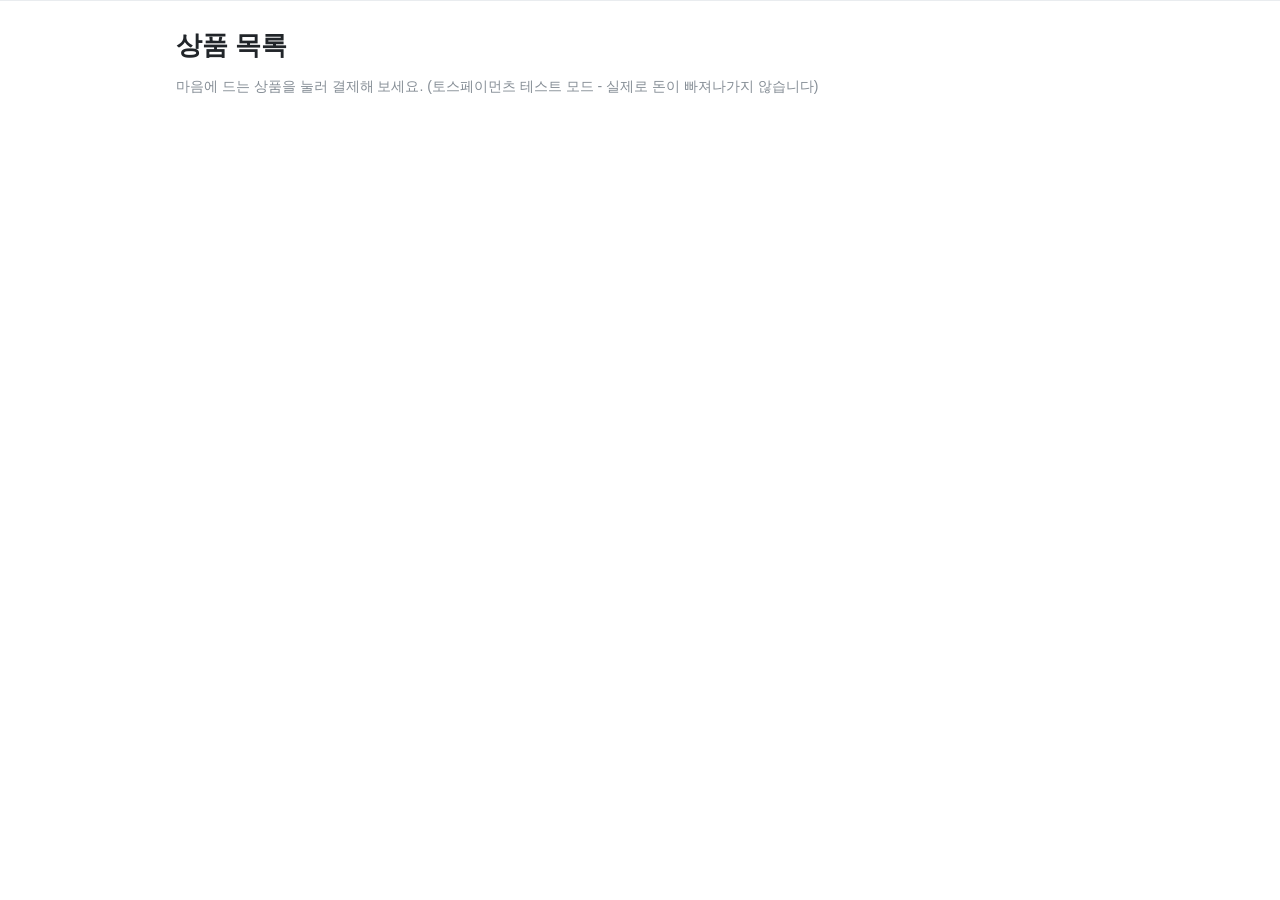
<file: index.html>
<!DOCTYPE html>
<html lang="ko">
<head>
  <meta charset="UTF-8">
  <meta name="viewport" content="width=device-width, initial-scale=1">
  <title>굿즈샵</title>
  <link rel="stylesheet" href="css/style.css">
</head>
<body>
  <header id="header"></header>

  <main>
    <h1 class="page-title">상품 목록</h1>
    <p class="section-desc">마음에 드는 상품을 눌러 결제해 보세요. (토스페이먼츠 테스트 모드 - 실제로 돈이 빠져나가지 않습니다)</p>
    <div class="product-grid" id="grid"></div>
  </main>

  <script type="module">
    import { renderHeader, IMG_FALLBACK, escapeHtml } from './js/common.js';
    import { PRODUCTS, formatPrice } from './js/products.js';

    renderHeader('index.html');

    document.getElementById('grid').innerHTML = PRODUCTS.map((p) => `
      <a class="product-card" href="product.html?id=${p.id}">
        <img class="thumb" src="${p.image}" alt="${escapeHtml(p.name)}" loading="lazy" onerror="${IMG_FALLBACK}">
        <p class="name">${escapeHtml(p.name)}</p>
        <p class="price">${formatPrice(p.price)}</p>
      </a>
    `).join('');
  </script>
</body>
</html>
</file>
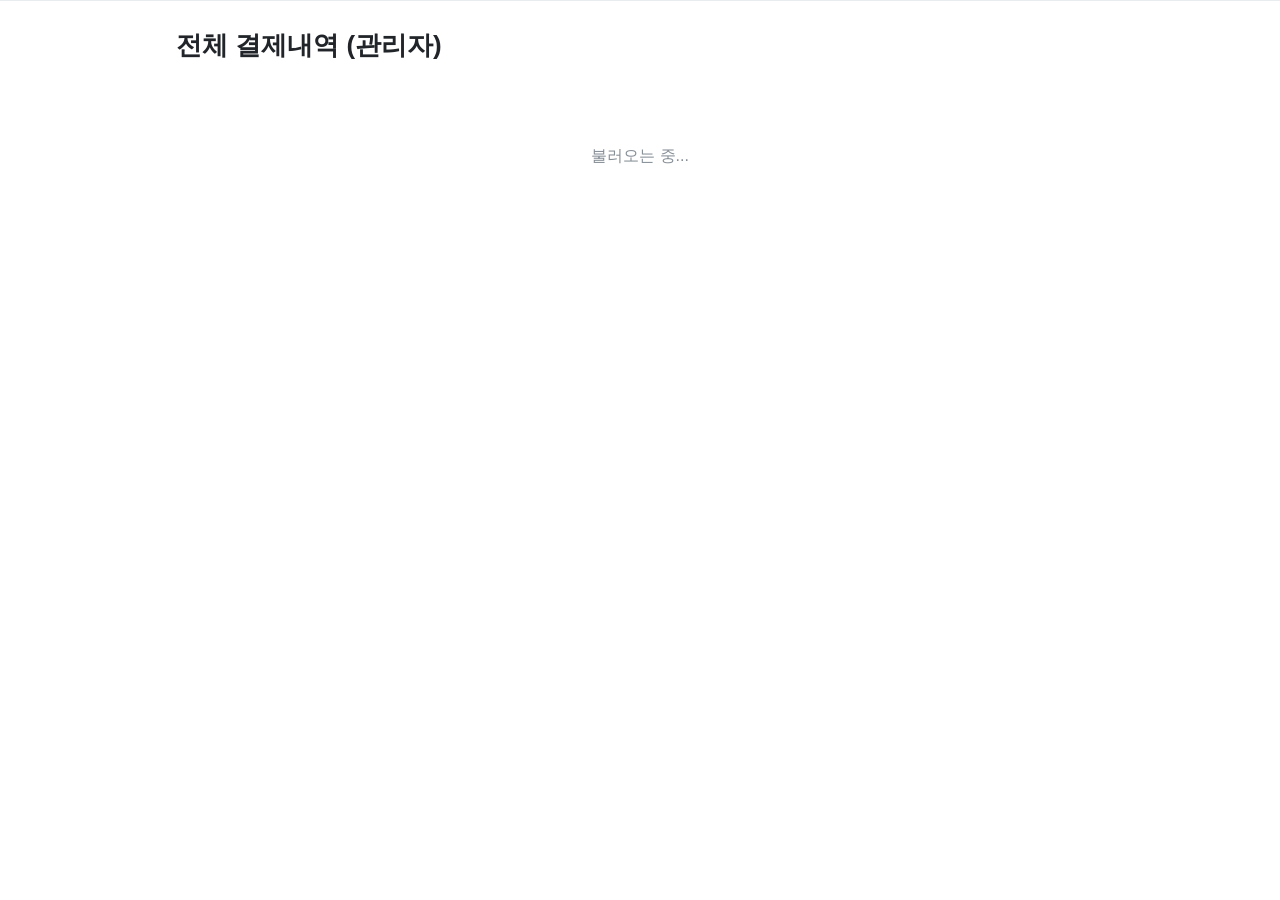
<file: admin.html>
<!DOCTYPE html>
<html lang="ko">
<head>
  <meta charset="UTF-8">
  <meta name="viewport" content="width=device-width, initial-scale=1">
  <title>관리자 - 전체 결제내역</title>
  <link rel="stylesheet" href="css/style.css">
</head>
<body>
  <header id="header"></header>

  <main>
    <h1 class="page-title">전체 결제내역 (관리자)</h1>
    <div id="content"><p class="empty">불러오는 중...</p></div>
  </main>

  <script type="module">
    import { supabase, renderHeader, requireLogin, isAdmin, ADMIN_EMAIL, escapeHtml, formatDate } from './js/common.js';
    import { formatPrice } from './js/products.js';

    renderHeader('admin.html');

    const content = document.getElementById('content');

    (async () => {
      const user = await requireLogin();
      if (!user) return;

      // 관리자가 아니면 여기서 막습니다.
      // (화면뿐 아니라 데이터베이스 규칙(RLS)에서도 막고 있어서 우회할 수 없습니다.)
      if (!isAdmin(user)) {
        content.innerHTML = `
          <div class="empty">
            <p>권한이 없습니다.</p>
            <p class="section-desc">${escapeHtml(ADMIN_EMAIL)} 계정으로 로그인해야 볼 수 있습니다.</p>
            <div class="stack"><a class="btn btn-line" href="index.html">상품 목록으로</a></div>
          </div>`;
        return;
      }

      const { data, error } = await supabase
        .from('payments')
        .select('order_id, user_email, product_name, amount, status, created_at')
        .order('created_at', { ascending: false });

      if (error) {
        content.innerHTML = `<p class="msg error">결제내역을 불러오지 못했습니다: ${escapeHtml(error.message)}</p>`;
        return;
      }

      const total = data.reduce((sum, o) => sum + o.amount, 0);
      const buyers = new Set(data.map((o) => o.user_email)).size;

      const summary = `
        <div class="summary">
          <div><p class="k">결제 건수</p><p class="v">${data.length}건</p></div>
          <div><p class="k">총 결제금액</p><p class="v">${formatPrice(total)}</p></div>
          <div><p class="k">구매한 사람</p><p class="v">${buyers}명</p></div>
        </div>`;

      if (!data.length) {
        content.innerHTML = summary + '<div class="empty"><p>아직 결제 내역이 없어요.</p></div>';
        return;
      }

      content.innerHTML = summary + '<div class="order-list">' + data.map((o) => `
        <div class="order-card">
          <div class="top">
            <span class="pname">${escapeHtml(o.product_name)}</span>
            <span class="amount">${formatPrice(o.amount)}</span>
          </div>
          <p class="buyer">${escapeHtml(o.user_email)}</p>
          <p class="meta">${formatDate(o.created_at)} · 주문번호 ${escapeHtml(o.order_id)}</p>
        </div>
      `).join('') + '</div>';
    })();
  </script>
</body>
</html>
</file>
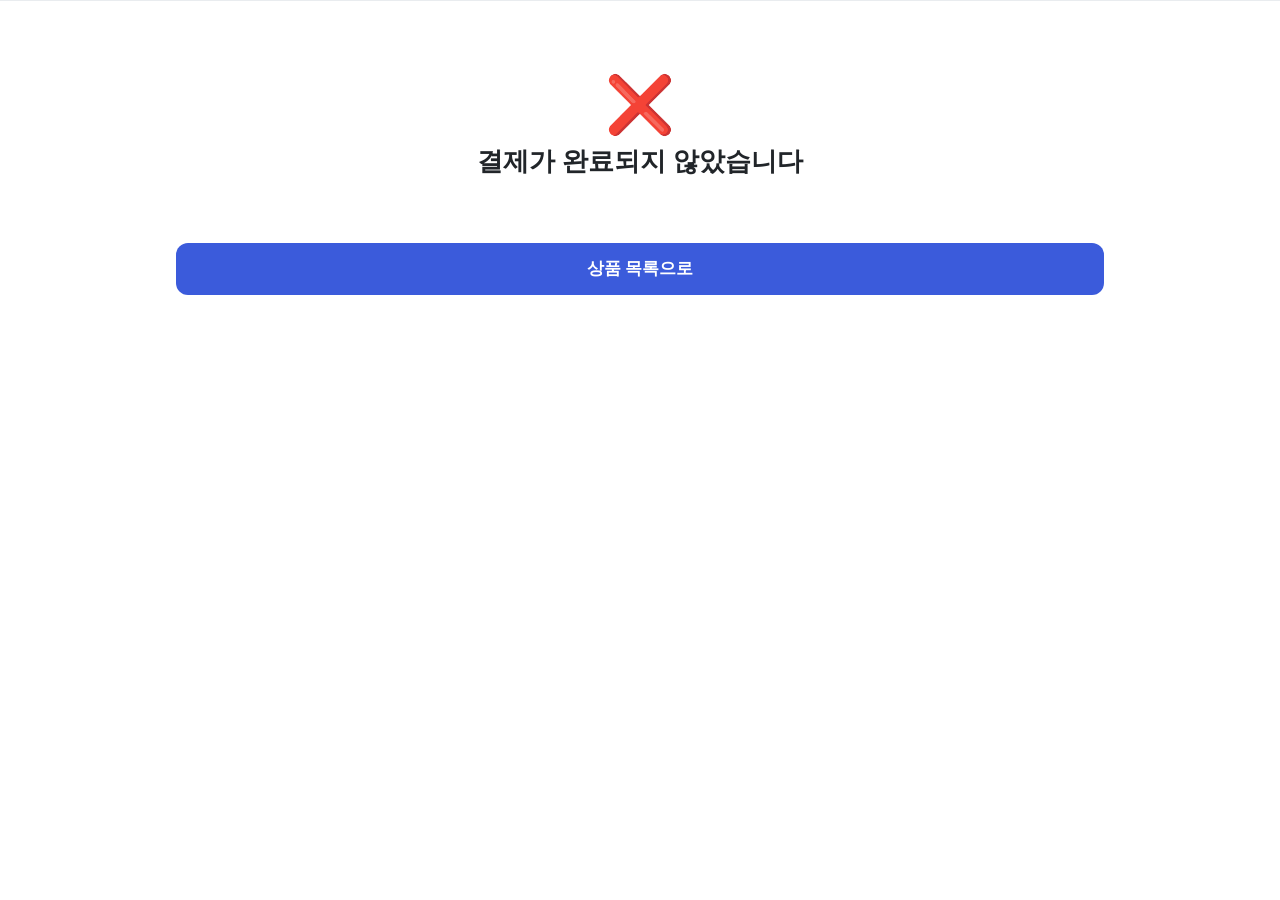
<file: fail.html>
<!DOCTYPE html>
<html lang="ko">
<head>
  <meta charset="UTF-8">
  <meta name="viewport" content="width=device-width, initial-scale=1">
  <title>결제 실패 - 굿즈샵</title>
  <link rel="stylesheet" href="css/style.css">
</head>
<body>
  <header id="header"></header>

  <main>
    <div class="center">
      <p class="result-icon">❌</p>
      <h1 class="page-title">결제가 완료되지 않았습니다</h1>
      <p class="msg error" id="reason"></p>
      <div class="stack">
        <a class="btn" href="index.html">상품 목록으로</a>
      </div>
    </div>
  </main>

  <script type="module">
    import { renderHeader } from './js/common.js';

    renderHeader();

    const q = new URLSearchParams(location.search);
    const code = q.get('code');
    const message = q.get('message');

    // 자주 나오는 실패 코드는 쉬운 말로 바꿔 보여줍니다.
    const KNOWN = {
      PAY_PROCESS_CANCELED: '결제를 취소하셨습니다.',
      PAY_PROCESS_ABORTED: '결제 진행 중 문제가 생겨 중단되었습니다.',
      REJECT_CARD_COMPANY: '카드사에서 결제를 거절했습니다.',
      USER_CANCEL: '결제를 취소하셨습니다.',
    };

    document.getElementById('reason').textContent =
      KNOWN[code] || message || '알 수 없는 이유로 결제가 중단되었습니다.';
  </script>
</body>
</html>
</file>
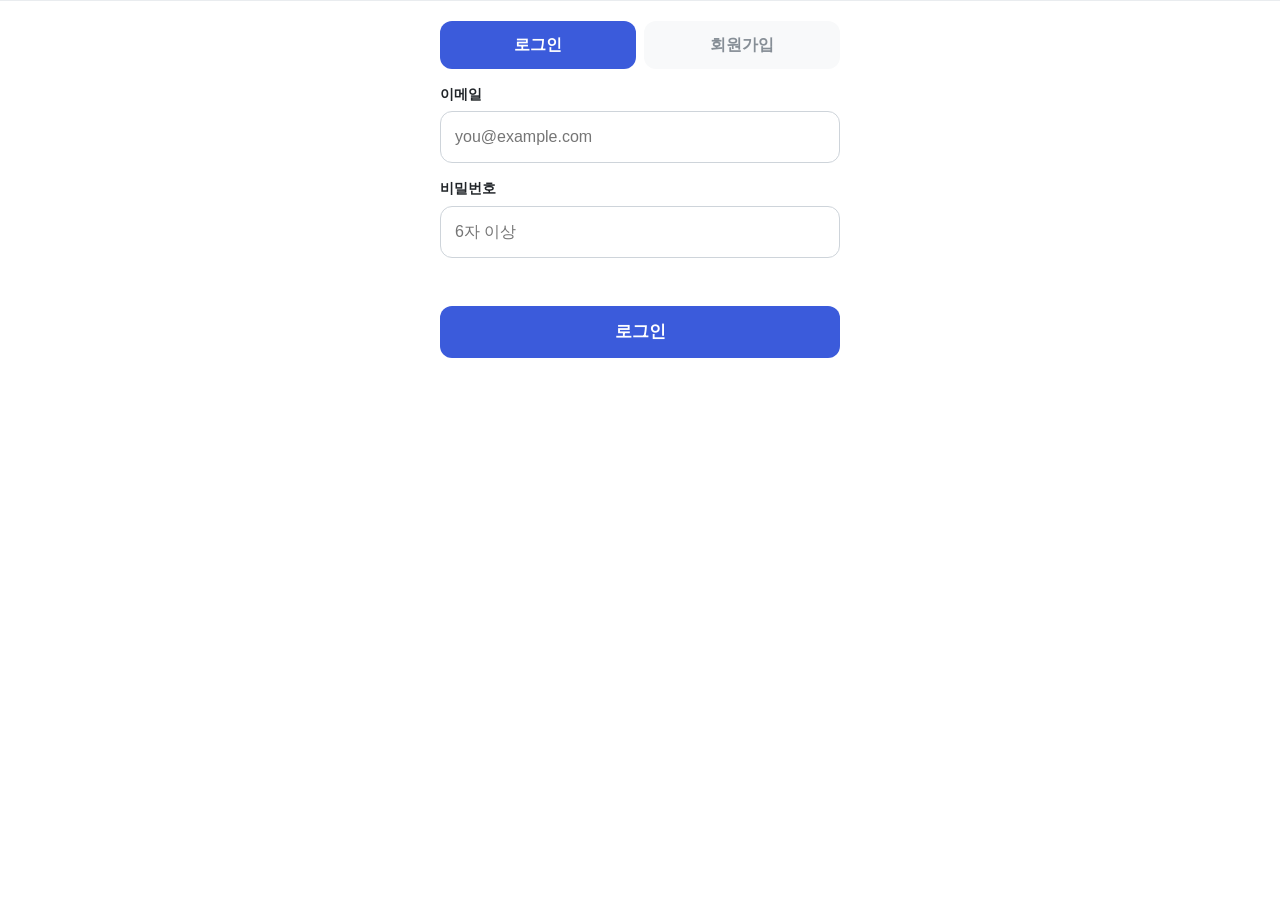
<file: login.html>
<!DOCTYPE html>
<html lang="ko">
<head>
  <meta charset="UTF-8">
  <meta name="viewport" content="width=device-width, initial-scale=1">
  <title>로그인 / 회원가입 - 굿즈샵</title>
  <link rel="stylesheet" href="css/style.css">
</head>
<body>
  <header id="header"></header>

  <main>
    <div class="auth-box">
      <div class="tabs">
        <button class="tab is-active" id="tab-login" type="button">로그인</button>
        <button class="tab" id="tab-signup" type="button">회원가입</button>
      </div>

      <form id="form">
        <label for="email">이메일</label>
        <input id="email" type="email" autocomplete="email" placeholder="you@example.com" required>

        <label for="password">비밀번호</label>
        <input id="password" type="password" autocomplete="current-password" placeholder="6자 이상" required minlength="6">

        <p class="msg" id="msg"></p>

        <button class="btn" id="submit" type="submit">로그인</button>
      </form>
    </div>
  </main>

  <script type="module">
    import { supabase, renderHeader, getUser } from './js/common.js';

    renderHeader('login.html');

    // 이미 로그인한 상태면 상품 목록으로 보냄
    getUser().then((user) => { if (user) location.replace('index.html'); });

    let mode = 'login'; // 'login' 또는 'signup'
    const tabLogin = document.getElementById('tab-login');
    const tabSignup = document.getElementById('tab-signup');
    const submit = document.getElementById('submit');
    const msg = document.getElementById('msg');
    const pw = document.getElementById('password');

    function setMode(next) {
      mode = next;
      tabLogin.classList.toggle('is-active', mode === 'login');
      tabSignup.classList.toggle('is-active', mode === 'signup');
      submit.textContent = mode === 'login' ? '로그인' : '회원가입';
      pw.autocomplete = mode === 'login' ? 'current-password' : 'new-password';
      msg.textContent = '';
      msg.className = 'msg';
    }
    tabLogin.addEventListener('click', () => setMode('login'));
    tabSignup.addEventListener('click', () => setMode('signup'));

    // 영어 에러 메시지를 쉬운 한글로 바꿔줍니다.
    function toKorean(text) {
      if (/Invalid login credentials/i.test(text)) return '이메일 또는 비밀번호가 맞지 않습니다.';
      if (/already registered|already been registered/i.test(text)) return '이미 가입된 이메일입니다. 로그인 탭을 이용해 주세요.';
      if (/at least 6 characters|Password should be/i.test(text)) return '비밀번호는 6자 이상으로 입력해 주세요.';
      if (/valid email|invalid format/i.test(text)) return '이메일 형식이 올바르지 않습니다.';
      if (/Email not confirmed/i.test(text)) return '이메일 인증이 켜져 있습니다. Supabase 설정에서 Confirm email 을 꺼주세요.';
      if (/rate limit|too many/i.test(text)) return '요청이 너무 잦습니다. 잠시 후 다시 시도해 주세요.';
      if (/Failed to fetch|NetworkError/i.test(text)) return '서버에 연결하지 못했습니다. js/config.js 의 Supabase 주소와 키를 확인해 주세요.';
      return text;
    }

    document.getElementById('form').addEventListener('submit', async (e) => {
      e.preventDefault();
      const email = document.getElementById('email').value.trim();
      const password = pw.value;

      submit.disabled = true;
      submit.textContent = '처리 중...';
      msg.className = 'msg';
      msg.textContent = '';

      try {
        const { data, error } =
          mode === 'login'
            ? await supabase.auth.signInWithPassword({ email, password })
            : await supabase.auth.signUp({ email, password });

        if (error) throw error;

        // 이메일 인증이 켜져 있으면 회원가입 직후 세션이 없습니다.
        if (!data.session) {
          msg.className = 'msg error';
          msg.textContent = '가입은 되었지만 바로 로그인되지 않았습니다. Supabase 설정에서 이메일 인증(Confirm email)을 꺼주세요.';
          return;
        }
        location.replace('index.html');
      } catch (err) {
        msg.className = 'msg error';
        msg.textContent = toKorean(err.message || '알 수 없는 오류가 발생했습니다.');
      } finally {
        submit.disabled = false;
        submit.textContent = mode === 'login' ? '로그인' : '회원가입';
      }
    });
  </script>
</body>
</html>
</file>
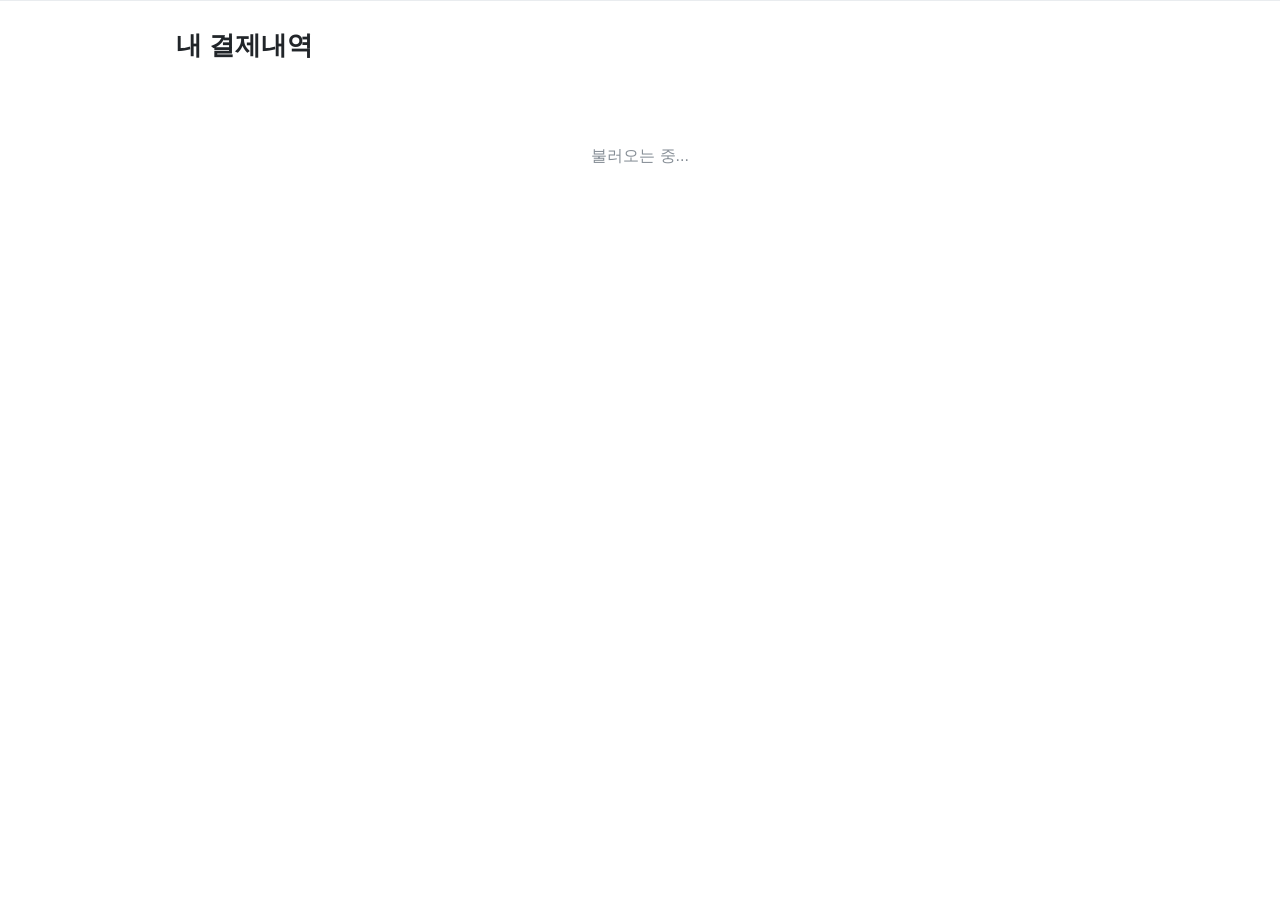
<file: orders.html>
<!DOCTYPE html>
<html lang="ko">
<head>
  <meta charset="UTF-8">
  <meta name="viewport" content="width=device-width, initial-scale=1">
  <title>내 결제내역 - 굿즈샵</title>
  <link rel="stylesheet" href="css/style.css">
</head>
<body>
  <header id="header"></header>

  <main>
    <h1 class="page-title">내 결제내역</h1>
    <div id="list"><p class="empty">불러오는 중...</p></div>
  </main>

  <script type="module">
    import { supabase, renderHeader, requireLogin, escapeHtml, formatDate } from './js/common.js';
    import { formatPrice } from './js/products.js';

    renderHeader('orders.html');

    const list = document.getElementById('list');

    (async () => {
      const user = await requireLogin();
      if (!user) return;

      // 데이터베이스 규칙(RLS) 덕분에 자동으로 "내 결제"만 내려옵니다.
      const { data, error } = await supabase
        .from('payments')
        .select('order_id, product_name, amount, status, created_at')
        .order('created_at', { ascending: false });

      if (error) {
        list.innerHTML = `<p class="msg error">결제내역을 불러오지 못했습니다: ${escapeHtml(error.message)}</p>`;
        return;
      }

      if (!data.length) {
        list.innerHTML = `
          <div class="empty">
            <p>아직 결제 내역이 없어요.</p>
            <div class="stack"><a class="btn btn-line" href="index.html">상품 보러 가기</a></div>
          </div>`;
        return;
      }

      list.innerHTML = '<div class="order-list">' + data.map((o) => `
        <div class="order-card">
          <div class="top">
            <span class="pname">${escapeHtml(o.product_name)}</span>
            <span class="amount">${formatPrice(o.amount)}</span>
          </div>
          <p class="meta">${formatDate(o.created_at)} · 주문번호 ${escapeHtml(o.order_id)}</p>
        </div>
      `).join('') + '</div>';
    })();
  </script>
</body>
</html>
</file>
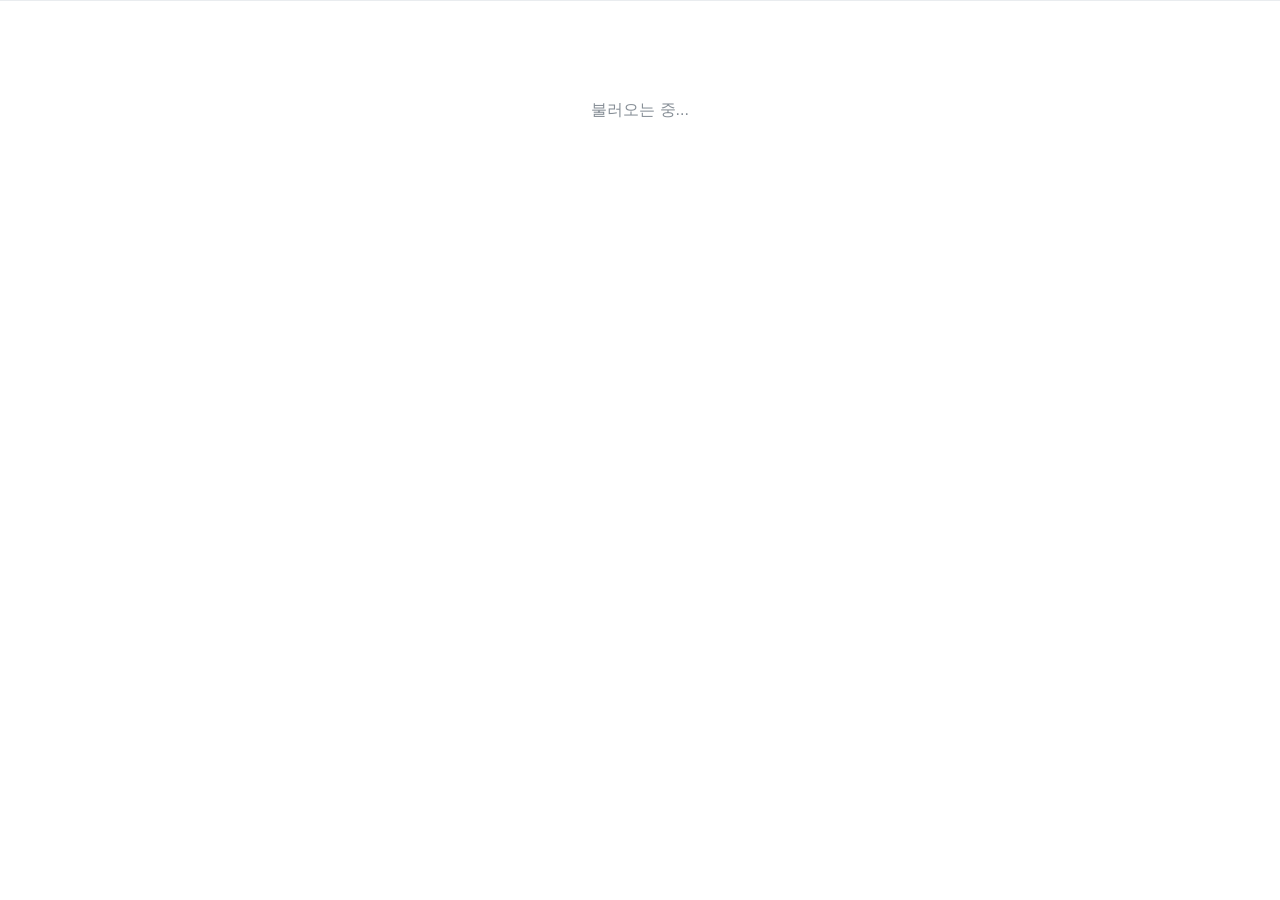
<file: product.html>
<!DOCTYPE html>
<html lang="ko">
<head>
  <meta charset="UTF-8">
  <meta name="viewport" content="width=device-width, initial-scale=1">
  <title>상품 상세 - 굿즈샵</title>
  <link rel="stylesheet" href="css/style.css">
  <script src="https://js.tosspayments.com/v2/standard"></script>
</head>
<body>
  <header id="header"></header>

  <main>
    <div id="content"><p class="empty">불러오는 중...</p></div>
  </main>

  <script type="module">
    import { renderHeader, getUser, IMG_FALLBACK, escapeHtml } from './js/common.js';
    import { findProduct, formatPrice } from './js/products.js';
    import { TOSS_CLIENT_KEY } from './js/config.js';

    renderHeader('index.html');

    const content = document.getElementById('content');
    const id = new URLSearchParams(location.search).get('id');
    const product = findProduct(id);

    if (!product) {
      content.innerHTML = `
        <div class="empty">
          <p>상품을 찾을 수 없습니다.</p>
          <div class="stack"><a class="btn btn-line" href="index.html">상품 목록으로</a></div>
        </div>`;
    } else {
      content.innerHTML = `
        <div class="detail">
          <img class="detail-img" src="${product.image}" alt="${escapeHtml(product.name)}" onerror="${IMG_FALLBACK}">
          <div>
            <h1 class="detail-name">${escapeHtml(product.name)}</h1>
            <p class="detail-price">${formatPrice(product.price)}</p>
            <p class="section-desc" style="margin-top:12px">토스페이먼츠 테스트 결제입니다. 실제로 청구되지 않습니다.</p>
            <p class="msg" id="msg"></p>
            <div class="buy-bar">
              <button class="btn" id="pay">결제하기</button>
            </div>
          </div>
        </div>`;

      const msg = document.getElementById('msg');
      const payBtn = document.getElementById('pay');

      payBtn.addEventListener('click', async () => {
        msg.className = 'msg';
        msg.textContent = '';

        // 로그인하지 않았으면 로그인 페이지로 보냅니다.
        const user = await getUser();
        if (!user) {
          location.href = 'login.html';
          return;
        }

        if (!TOSS_CLIENT_KEY.startsWith('test_ck_') || TOSS_CLIENT_KEY.includes('여기에')) {
          msg.className = 'msg error';
          msg.textContent = '토스 테스트 클라이언트 키가 아직 설정되지 않았습니다. js/config.js 의 TOSS_CLIENT_KEY 를 채워 주세요.';
          return;
        }

        payBtn.disabled = true;
        payBtn.textContent = '결제창 여는 중...';

        // 주문번호는 매번 새로 만듭니다. (6자 이상 64자 이하)
        const orderId = 'order_' + Date.now() + '_' + Math.random().toString(36).slice(2, 8);

        // 결제 성공 후 success.html 에서 다시 쓰기 위해 잠시 저장해 둡니다.
        sessionStorage.setItem('pending_order', JSON.stringify({ orderId, productId: product.id }));

        try {
          const tossPayments = TossPayments(TOSS_CLIENT_KEY);
          const payment = tossPayments.payment({ customerKey: user.id });

          await payment.requestPayment({
            method: 'CARD',
            amount: { currency: 'KRW', value: product.price },
            orderId,
            orderName: product.name.slice(0, 100),
            customerEmail: user.email,
            successUrl: new URL('success.html', location.href).href,
            failUrl: new URL('fail.html', location.href).href,
            card: { useEscrow: false, flowMode: 'DEFAULT', useCardPoint: false, useAppCardOnly: false },
          });
        } catch (err) {
          // 사용자가 결제창을 닫은 경우도 여기로 옵니다.
          msg.className = 'msg error';
          msg.textContent =
            err && err.code === 'USER_CANCEL'
              ? '결제를 취소했습니다.'
              : '결제창을 열지 못했습니다: ' + (err && err.message ? err.message : '알 수 없는 오류');
        } finally {
          payBtn.disabled = false;
          payBtn.textContent = '결제하기';
        }
      });
    }
  </script>
</body>
</html>
</file>
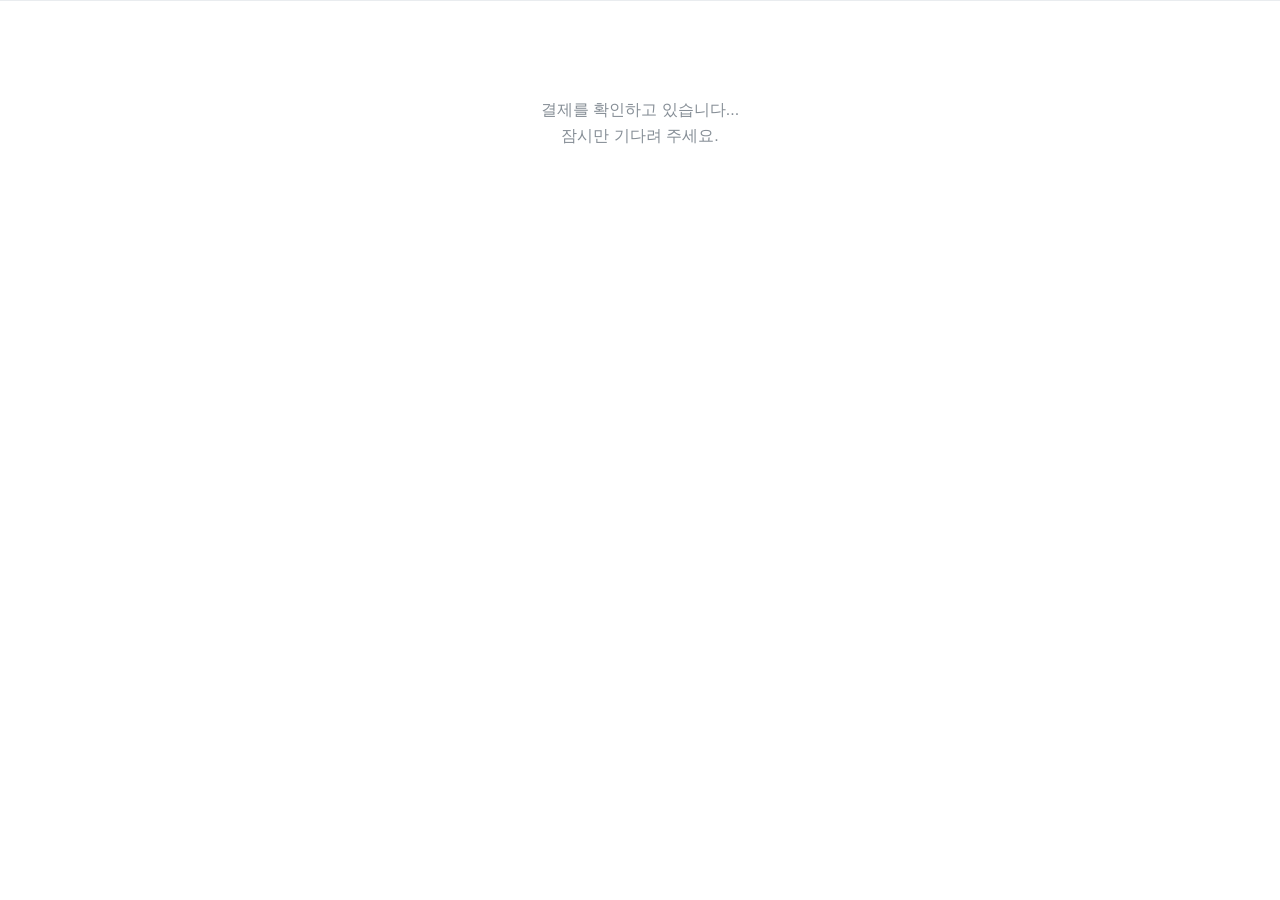
<file: success.html>
<!DOCTYPE html>
<html lang="ko">
<head>
  <meta charset="UTF-8">
  <meta name="viewport" content="width=device-width, initial-scale=1">
  <title>결제 완료 - 굿즈샵</title>
  <link rel="stylesheet" href="css/style.css">
</head>
<body>
  <header id="header"></header>

  <main>
    <div class="center" id="content">
      <p class="empty">결제를 확인하고 있습니다...<br>잠시만 기다려 주세요.</p>
    </div>
  </main>

  <script type="module">
    import { supabase, renderHeader, escapeHtml } from './js/common.js';
    import { SUPABASE_URL, SUPABASE_ANON_KEY } from './js/config.js';
    import { formatPrice } from './js/products.js';

    renderHeader();

    const content = document.getElementById('content');
    const q = new URLSearchParams(location.search);
    const paymentKey = q.get('paymentKey');
    const orderId = q.get('orderId');
    const amount = Number(q.get('amount'));

    // product.html 에서 저장해 둔 상품 번호를 꺼냅니다.
    let productId = null;
    try {
      const saved = JSON.parse(sessionStorage.getItem('pending_order') || '{}');
      if (saved.orderId === orderId) productId = saved.productId;
    } catch (e) { /* 무시 */ }

    function showError(text) {
      content.innerHTML = `
        <p class="result-icon">⚠️</p>
        <h1 class="page-title">결제를 완료하지 못했습니다</h1>
        <p class="msg error">${escapeHtml(text)}</p>
        <div class="stack">
          <a class="btn" href="index.html">상품 목록으로</a>
        </div>`;
    }

    (async () => {
      if (!paymentKey || !orderId || !amount) {
        showError('결제 정보가 올바르지 않습니다. 상품 목록에서 다시 시도해 주세요.');
        return;
      }

      const { data } = await supabase.auth.getSession();
      if (!data.session) {
        showError('로그인이 풀렸습니다. 다시 로그인한 뒤 내 결제내역에서 확인해 주세요.');
        return;
      }

      try {
        // 결제 승인은 반드시 서버(Edge Function)에서 합니다. (비밀키 보호 + 금액 위조 방지)
        const res = await fetch(SUPABASE_URL + '/functions/v1/confirm-payment', {
          method: 'POST',
          headers: {
            'Content-Type': 'application/json',
            'Authorization': 'Bearer ' + data.session.access_token,
            'apikey': SUPABASE_ANON_KEY,
          },
          body: JSON.stringify({ paymentKey, orderId, amount, productId }),
        });
        const result = await res.json();
        if (!res.ok) throw new Error(result.message || '결제 승인에 실패했습니다.');

        sessionStorage.removeItem('pending_order');

        content.innerHTML = `
          <p class="result-icon">✅</p>
          <h1 class="page-title">결제가 완료되었습니다</h1>
          <div class="order-card" style="text-align:left; margin-top:16px">
            <div class="top">
              <span class="pname">${escapeHtml(result.productName)}</span>
              <span class="amount">${formatPrice(result.amount)}</span>
            </div>
            <p class="meta">주문번호 ${escapeHtml(result.orderId)}</p>
          </div>
          <div class="stack">
            <a class="btn" href="orders.html">내 결제내역 보기</a>
            <a class="btn btn-gray" href="index.html">상품 더 보기</a>
          </div>`;
      } catch (err) {
        showError(err.message || '알 수 없는 오류가 발생했습니다.');
      }
    })();
  </script>
</body>
</html>
</file>
<file: css/style.css>
/* ===== 기본 설정 (모바일 먼저, 넓어지면 늘어남) ===== */
:root {
  --point: #3b5bdb;      /* 포인트 색 */
  --point-dark: #364fc7;
  --text: #212529;
  --muted: #868e96;
  --line: #e9ecef;
  --bg-soft: #f8f9fa;
  --danger: #e03131;
  --radius: 12px;
  --max: 960px;
}

* { box-sizing: border-box; }

html { -webkit-text-size-adjust: 100%; }

body {
  margin: 0;
  font-family: -apple-system, BlinkMacSystemFont, 'Apple SD Gothic Neo',
               'Malgun Gothic', 'Noto Sans KR', sans-serif;
  font-size: 16px;              /* 폰에서 읽기 편한 기본 크기 */
  line-height: 1.6;
  color: var(--text);
  background: #fff;
  word-break: keep-all;         /* 한글이 어절 단위로 줄바꿈 */
}

a { color: inherit; text-decoration: none; }
img { display: block; max-width: 100%; }

/* ===== 헤더 ===== */
header {
  position: sticky; top: 0; z-index: 10;
  background: #fff;
  border-bottom: 1px solid var(--line);
}
.header-inner {
  max-width: var(--max);
  margin: 0 auto;
  padding: 0 16px;
  height: 56px;
  display: flex; align-items: center; justify-content: space-between;
  gap: 8px;
}
.logo { font-size: 20px; font-weight: 800; color: var(--point); flex-shrink: 0; }
.nav { display: flex; align-items: center; gap: 2px; overflow-x: auto; }
.nav-link {
  display: inline-flex; align-items: center;
  min-height: 44px; padding: 0 10px;   /* 손가락으로 누를 수 있는 크기 */
  font-size: 15px; color: var(--muted);
  white-space: nowrap; border-radius: 8px;
}
.nav-link.is-active { color: var(--point); font-weight: 700; }
.nav-btn {
  background: none; border: 0; cursor: pointer;
  font-family: inherit; font-size: 15px; color: var(--muted);
}

/* ===== 본문 틀 ===== */
main { max-width: var(--max); margin: 0 auto; padding: 20px 16px 40px; }
.page-title { font-size: 22px; font-weight: 800; margin: 4px 0 16px; }
.section-desc { color: var(--muted); font-size: 14px; margin: -8px 0 16px; }

/* ===== 상품 목록 (폰 2열 -> 태블릿 3열 -> PC 4열) ===== */
.product-grid {
  display: grid;
  grid-template-columns: repeat(2, 1fr);
  gap: 16px 12px;
}
.product-card { display: block; }
.product-card .thumb {
  width: 100%; aspect-ratio: 1 / 1;
  object-fit: cover;
  border-radius: var(--radius);
  background: var(--bg-soft);
}
.product-card .name {
  margin: 8px 0 2px; font-size: 14px; line-height: 1.4;
  display: -webkit-box; -webkit-line-clamp: 2; -webkit-box-orient: vertical;
  overflow: hidden;
}
.product-card .price { font-size: 16px; font-weight: 800; }

/* ===== 상품 상세 ===== */
.detail-img {
  width: 100%; aspect-ratio: 1 / 1; object-fit: cover;
  border-radius: var(--radius); background: var(--bg-soft);
}
.detail-name { font-size: 20px; font-weight: 700; margin: 16px 0 8px; }
.detail-price { font-size: 26px; font-weight: 800; color: var(--point); }

/* 폰에서 화면 아래 붙는 결제 버튼 */
.buy-bar {
  position: sticky; bottom: 0;
  margin: 24px -16px 0;
  padding: 12px 16px calc(12px + env(safe-area-inset-bottom));
  background: #fff; border-top: 1px solid var(--line);
}

/* ===== 버튼 / 입력 ===== */
.btn {
  display: flex; align-items: center; justify-content: center;
  width: 100%; min-height: 52px;      /* 터치 영역 넉넉하게 */
  padding: 0 16px;
  font-family: inherit; font-size: 17px; font-weight: 700;
  color: #fff; background: var(--point);
  border: 0; border-radius: var(--radius); cursor: pointer;
}
.btn:hover { background: var(--point-dark); }
.btn:disabled { background: #adb5bd; cursor: default; }
.btn-line { background: #fff; color: var(--point); border: 1px solid var(--point); }
.btn-line:hover { background: var(--bg-soft); }
.btn-gray { background: var(--bg-soft); color: var(--text); }
.btn-gray:hover { background: var(--line); }

label { display: block; font-size: 14px; font-weight: 600; margin: 14px 0 6px; }
input {
  width: 100%; min-height: 52px; padding: 0 14px;
  font-family: inherit;
  font-size: 16px;             /* 16px 미만이면 아이폰에서 화면이 확대됨 */
  color: var(--text);
  border: 1px solid #ced4da; border-radius: var(--radius);
  background: #fff;
}
input:focus { outline: 2px solid var(--point); outline-offset: -2px; border-color: var(--point); }

/* ===== 로그인 / 회원가입 ===== */
.auth-box { max-width: 400px; margin: 0 auto; }
.tabs { display: flex; gap: 8px; margin-bottom: 8px; }
.tab {
  flex: 1; min-height: 48px;
  font-family: inherit; font-size: 16px; font-weight: 700;
  color: var(--muted); background: var(--bg-soft);
  border: 0; border-radius: var(--radius); cursor: pointer;
}
.tab.is-active { color: #fff; background: var(--point); }

/* ===== 결제 내역 목록 ===== */
.order-list { display: flex; flex-direction: column; gap: 12px; }
.order-card {
  padding: 14px;
  border: 1px solid var(--line); border-radius: var(--radius);
}
.order-card .top {
  display: flex; justify-content: space-between; align-items: baseline; gap: 8px;
}
.order-card .pname { font-weight: 700; font-size: 15px; }
.order-card .amount { font-weight: 800; font-size: 16px; white-space: nowrap; }
.order-card .meta { color: var(--muted); font-size: 13px; margin-top: 6px; }
.order-card .buyer { color: var(--point); font-size: 13px; font-weight: 600; margin-top: 4px; }

/* 관리자 요약 */
.summary {
  display: grid; grid-template-columns: repeat(2, 1fr); gap: 10px;
  margin-bottom: 16px;
}
.summary div {
  padding: 14px; background: var(--bg-soft); border-radius: var(--radius);
}
.summary .k { font-size: 13px; color: var(--muted); }
.summary .v { font-size: 20px; font-weight: 800; }

/* ===== 안내 문구 ===== */
.msg { margin-top: 14px; font-size: 14px; min-height: 20px; }
.msg.error { color: var(--danger); }
.msg.ok { color: var(--point); }
.empty { padding: 60px 16px; text-align: center; color: var(--muted); }
.center { text-align: center; }
.result-icon { font-size: 56px; line-height: 1; margin-bottom: 8px; }
.stack { display: flex; flex-direction: column; gap: 10px; margin-top: 24px; }

/* ===== 태블릿 (600px 이상) ===== */
@media (min-width: 600px) {
  .product-grid { grid-template-columns: repeat(3, 1fr); gap: 20px 16px; }
  .product-card .name { font-size: 15px; }
  .page-title { font-size: 26px; }
  .summary { grid-template-columns: repeat(4, 1fr); }
}

/* ===== PC (900px 이상) ===== */
@media (min-width: 900px) {
  .product-grid { grid-template-columns: repeat(4, 1fr); }

  /* 상품 상세는 좌우로 나란히 */
  .detail { display: grid; grid-template-columns: 1fr 1fr; gap: 32px; align-items: start; }
  .buy-bar { position: static; margin: 24px 0 0; padding: 0; border: 0; }
  .btn { width: auto; min-width: 240px; }
  .stack .btn, .auth-box .btn, .buy-bar .btn { width: 100%; }
}
</file>
